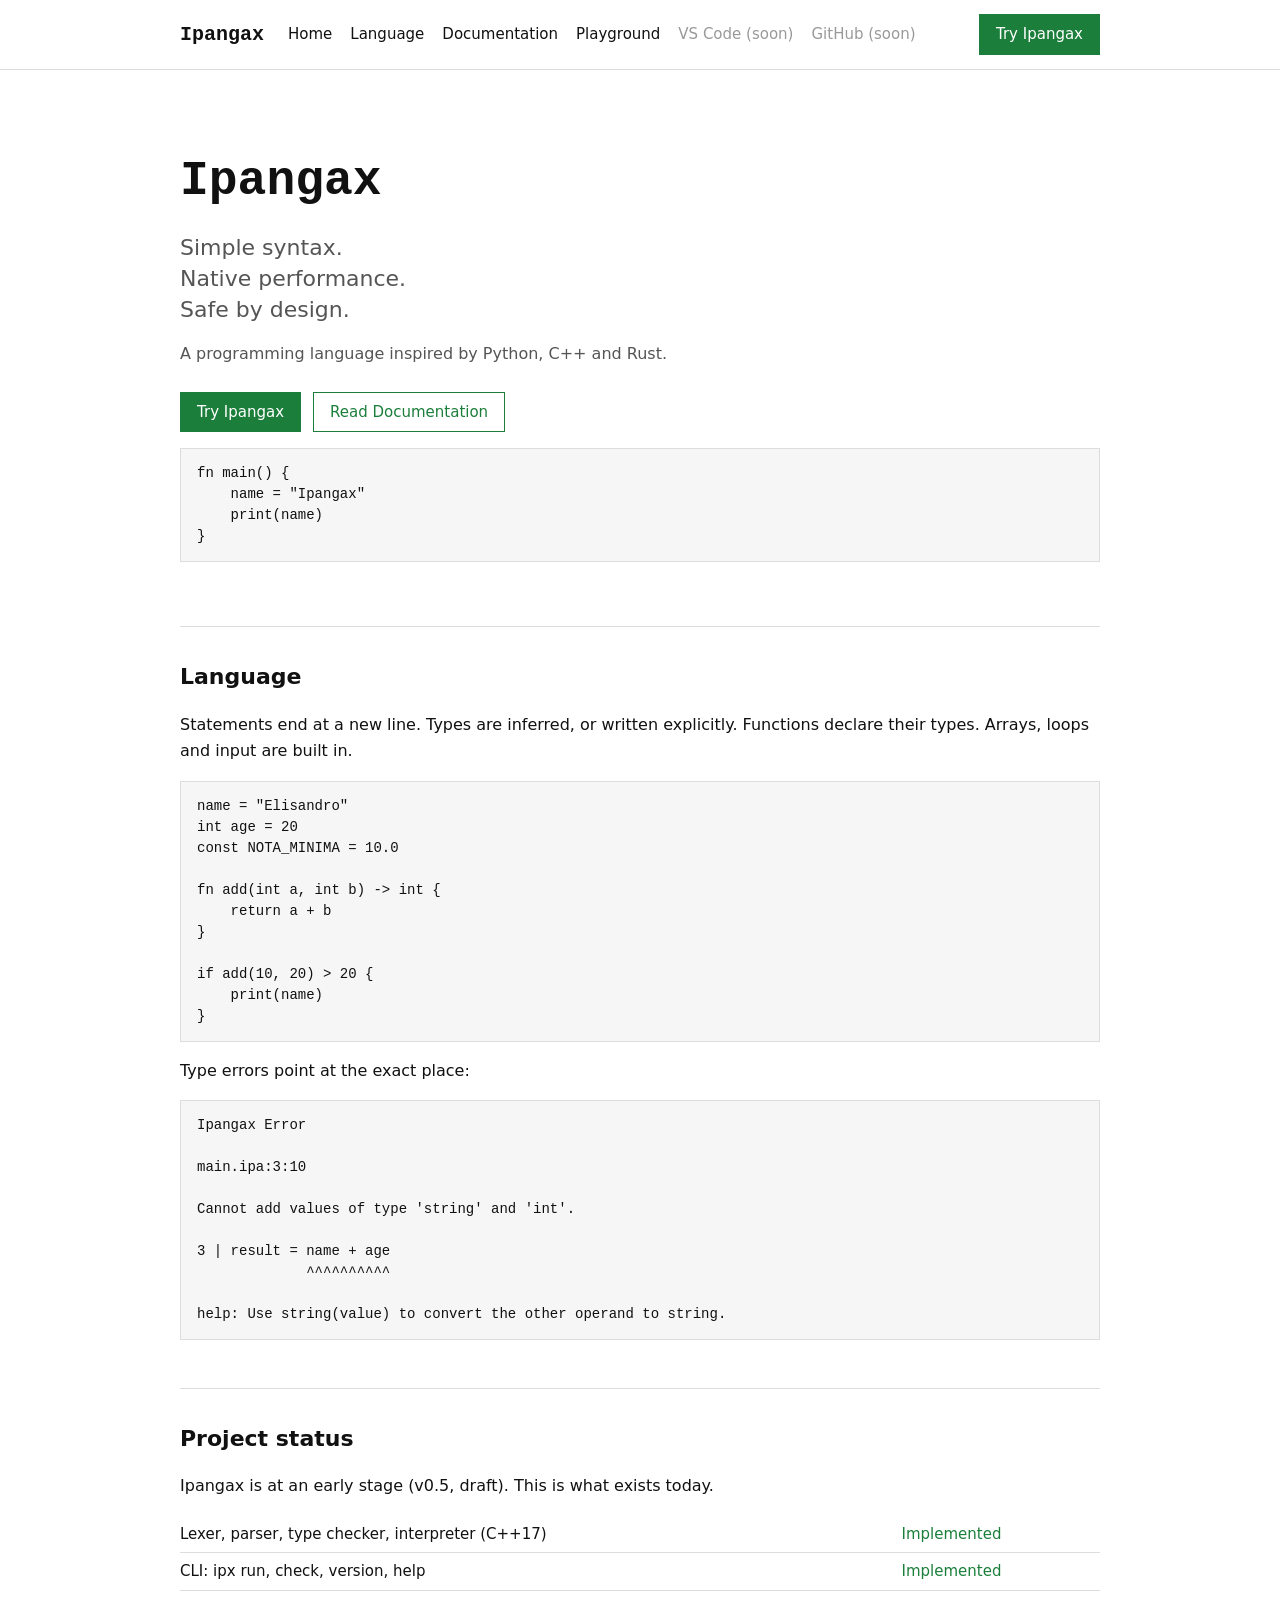
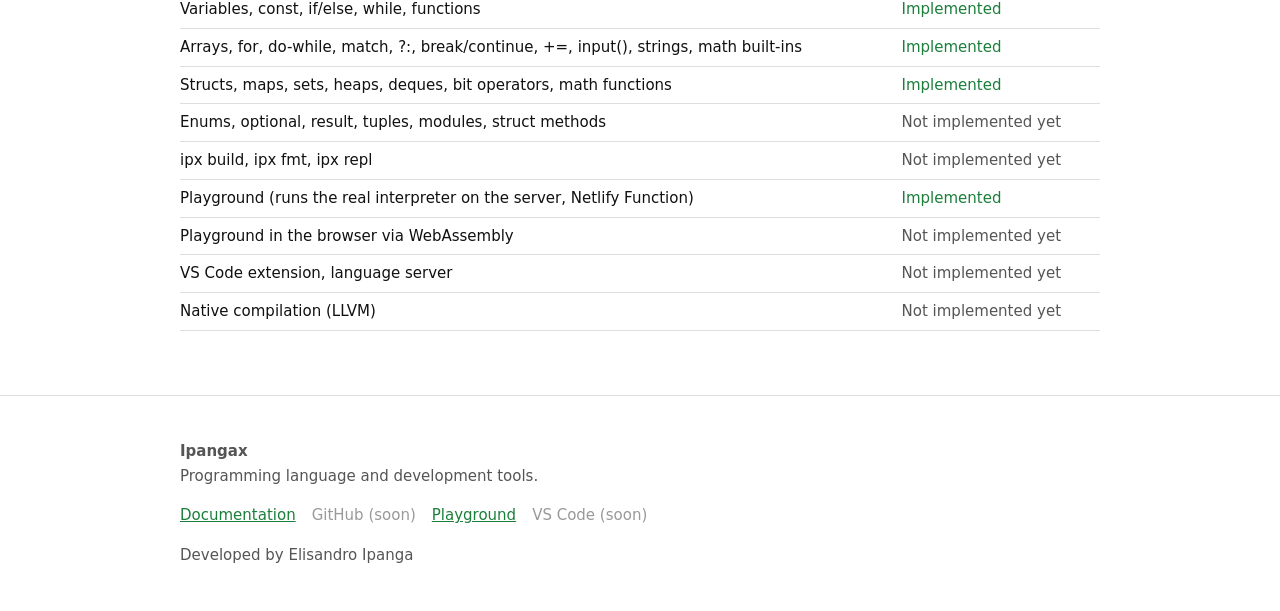
<file: website/index.html>
<!doctype html>
<html lang="en"><head><meta charset="utf-8"><meta name="viewport" content="width=device-width,initial-scale=1">
<title>Ipangax</title><meta name="description" content="Ipangax: a programming language inspired by Python, C++ and Rust."><link rel="stylesheet" href="style.css"></head><body>
<header><div class="wrap"><a class="logo" href="index.html">Ipangax</a><nav><a href="index.html">Home</a><a href="index.html#language">Language</a><a href="docs.html">Documentation</a><a href="playground.html">Playground</a><span class="off" title="Not implemented yet">VS Code (soon)</span><span class="off" title="Not published yet">GitHub (soon)</span></nav><a class="btn" href="playground.html">Try Ipangax</a></div></header>
<main class="wrap">
<div class="hero"><h1>Ipangax</h1>
<p class="tag">Simple syntax.<br>Native performance.<br>Safe by design.</p>
<p>A programming language inspired by Python, C++ and Rust.</p>
<div class="btns"><a class="btn" href="playground.html">Try Ipangax</a><a class="btn alt" href="docs.html">Read Documentation</a></div>
<pre>fn main() {
    name = "Ipangax"
    print(name)
}</pre></div>
<section id="language"><h2>Language</h2>
<p>Statements end at a new line. Types are inferred, or written explicitly. Functions declare their types. Arrays, loops and input are built in.</p>
<pre>name = "Elisandro"
int age = 20
const NOTA_MINIMA = 10.0

fn add(int a, int b) -&gt; int {
    return a + b
}

if add(10, 20) &gt; 20 {
    print(name)
}</pre>
<p>Type errors point at the exact place:</p>
<pre>Ipangax Error

main.ipa:3:10

Cannot add values of type 'string' and 'int'.

3 | result = name + age
             ^^^^^^^^^^

help: Use string(value) to convert the other operand to string.</pre></section>
<section id="status"><h2>Project status</h2>
<p>Ipangax is at an early stage (v0.5, draft). This is what exists today.</p>
<table class="status">
<tr><td>Lexer, parser, type checker, interpreter (C++17)</td><td class="ok">Implemented</td></tr>
<tr><td>CLI: ipx run, check, version, help</td><td class="ok">Implemented</td></tr>
<tr><td>Variables, const, if/else, while, functions</td><td class="ok">Implemented</td></tr>
<tr><td>Arrays, for, do-while, match, ?:, break/continue, +=, input(), strings, math built-ins</td><td class="ok">Implemented</td></tr>
<tr><td>Structs, maps, sets, heaps, deques, bit operators, math functions</td><td class="ok">Implemented</td></tr>
<tr><td>Enums, optional, result, tuples, modules, struct methods</td><td class="no">Not implemented yet</td></tr>
<tr><td>ipx build, ipx fmt, ipx repl</td><td class="no">Not implemented yet</td></tr>
<tr><td>Playground (runs the real interpreter on the server, Netlify Function)</td><td class="ok">Implemented</td></tr>
<tr><td>Playground in the browser via WebAssembly</td><td class="no">Not implemented yet</td></tr>
<tr><td>VS Code extension, language server</td><td class="no">Not implemented yet</td></tr>
<tr><td>Native compilation (LLVM)</td><td class="no">Not implemented yet</td></tr>
</table></section>
</main>
<footer><div class="wrap"><p><b>Ipangax</b><br>Programming language and development tools.</p><p><a href="docs.html">Documentation</a><span class="off">GitHub (soon)</span><a href="playground.html">Playground</a><span class="off">VS Code (soon)</span></p><p>Developed by Elisandro Ipanga</p></div></footer>
<script src="config.js"></script>
</body></html>
</file>
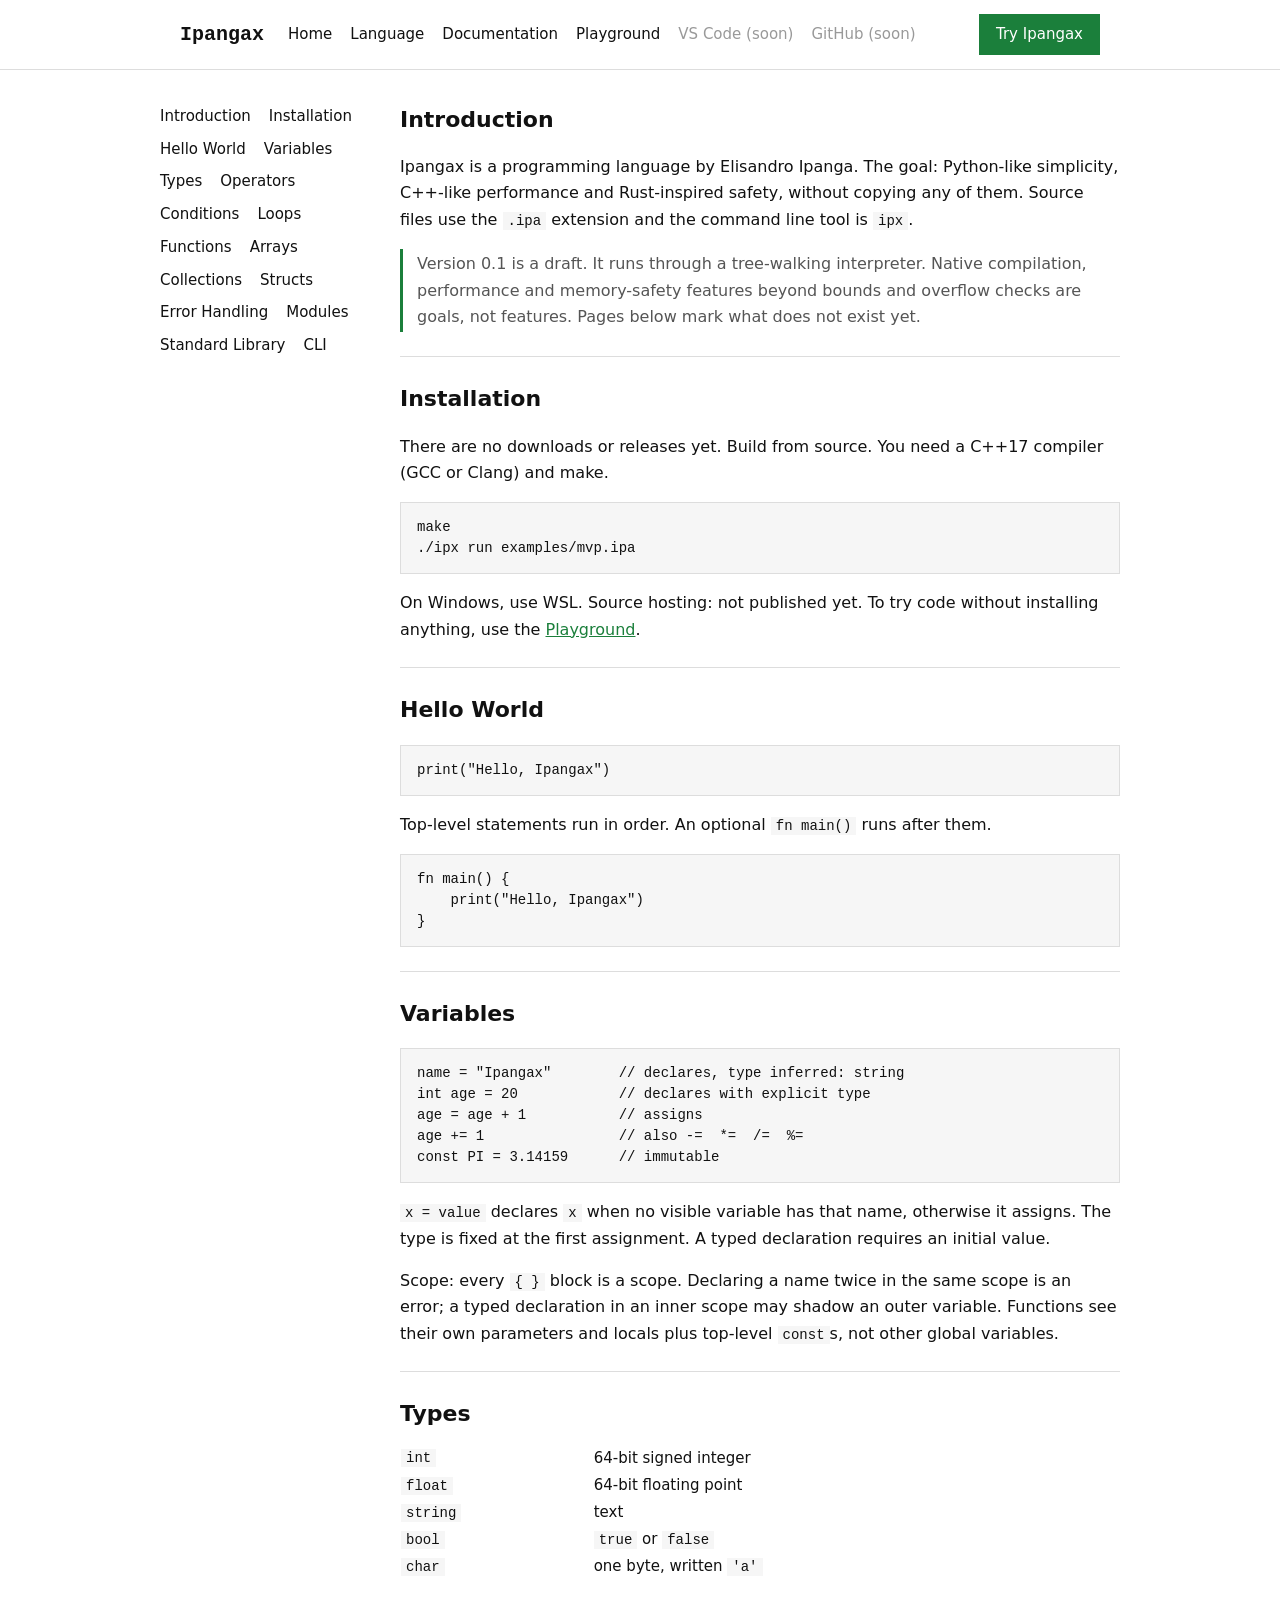
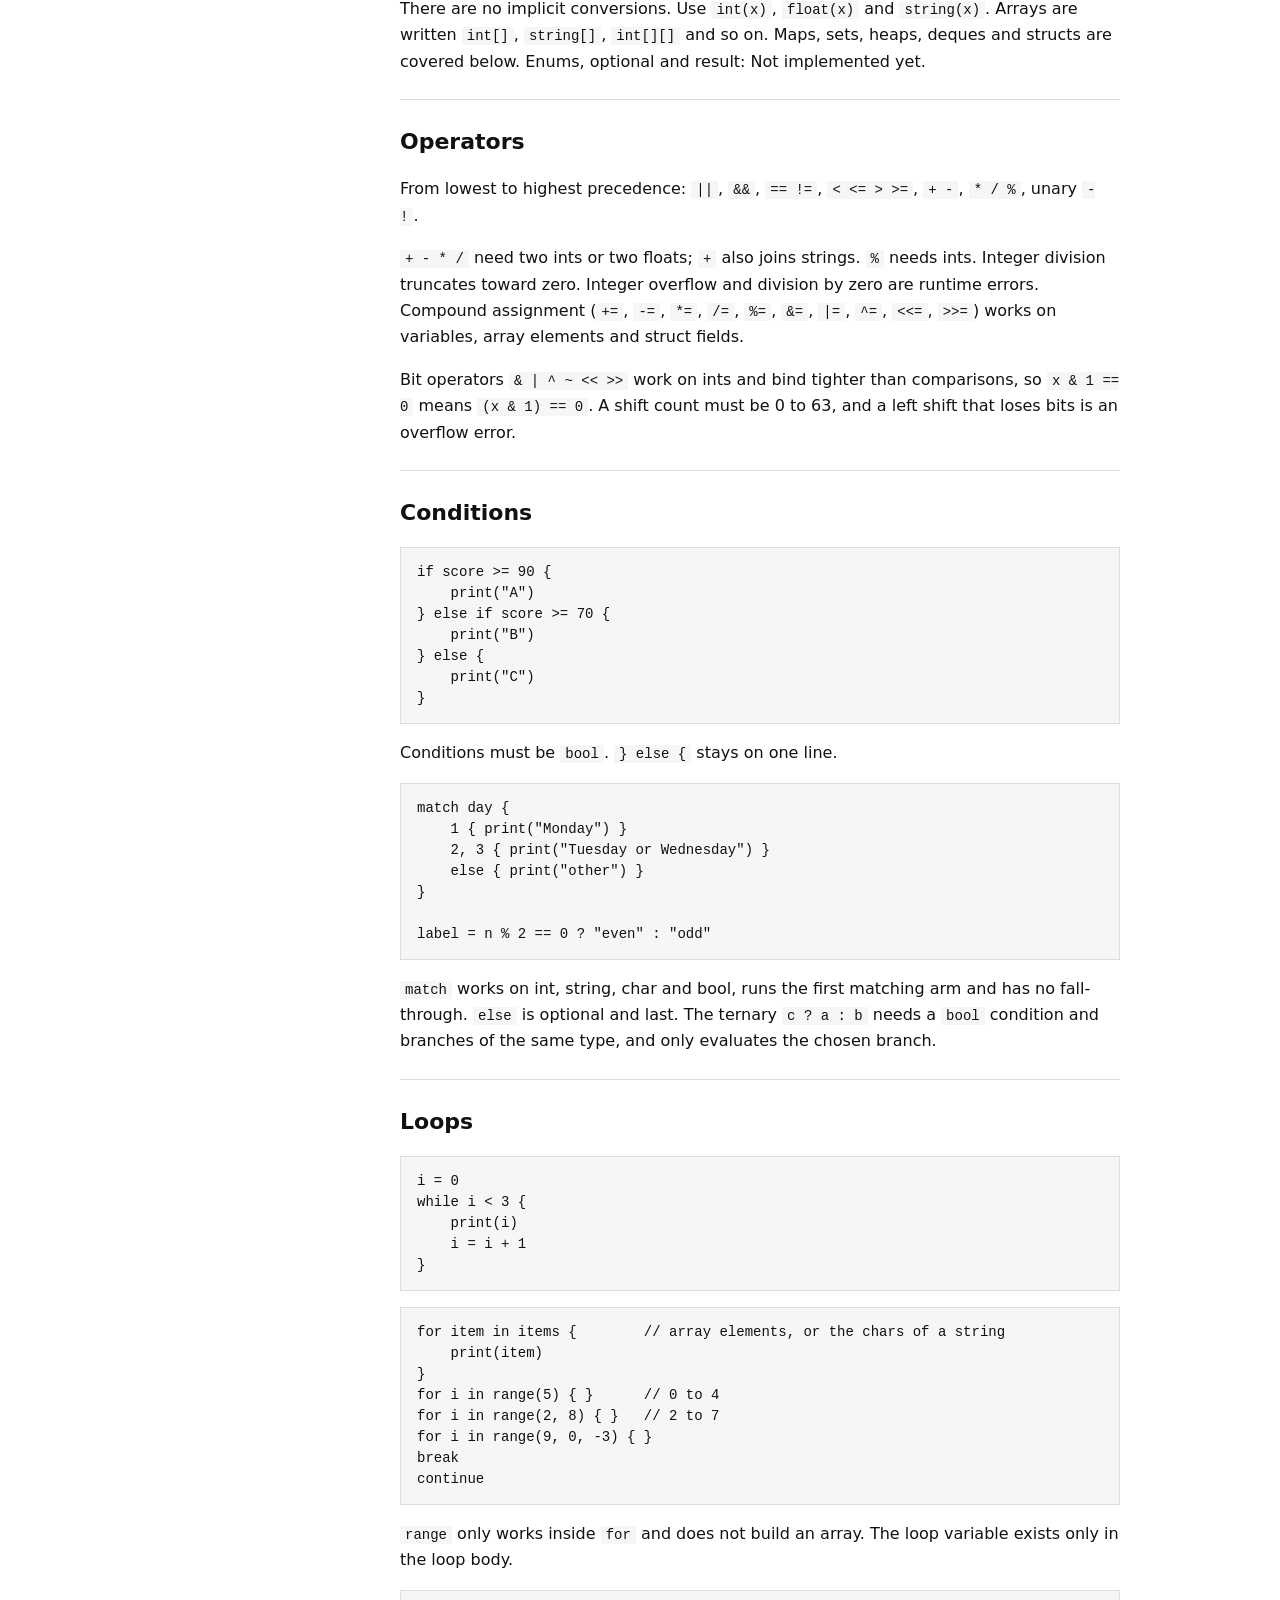
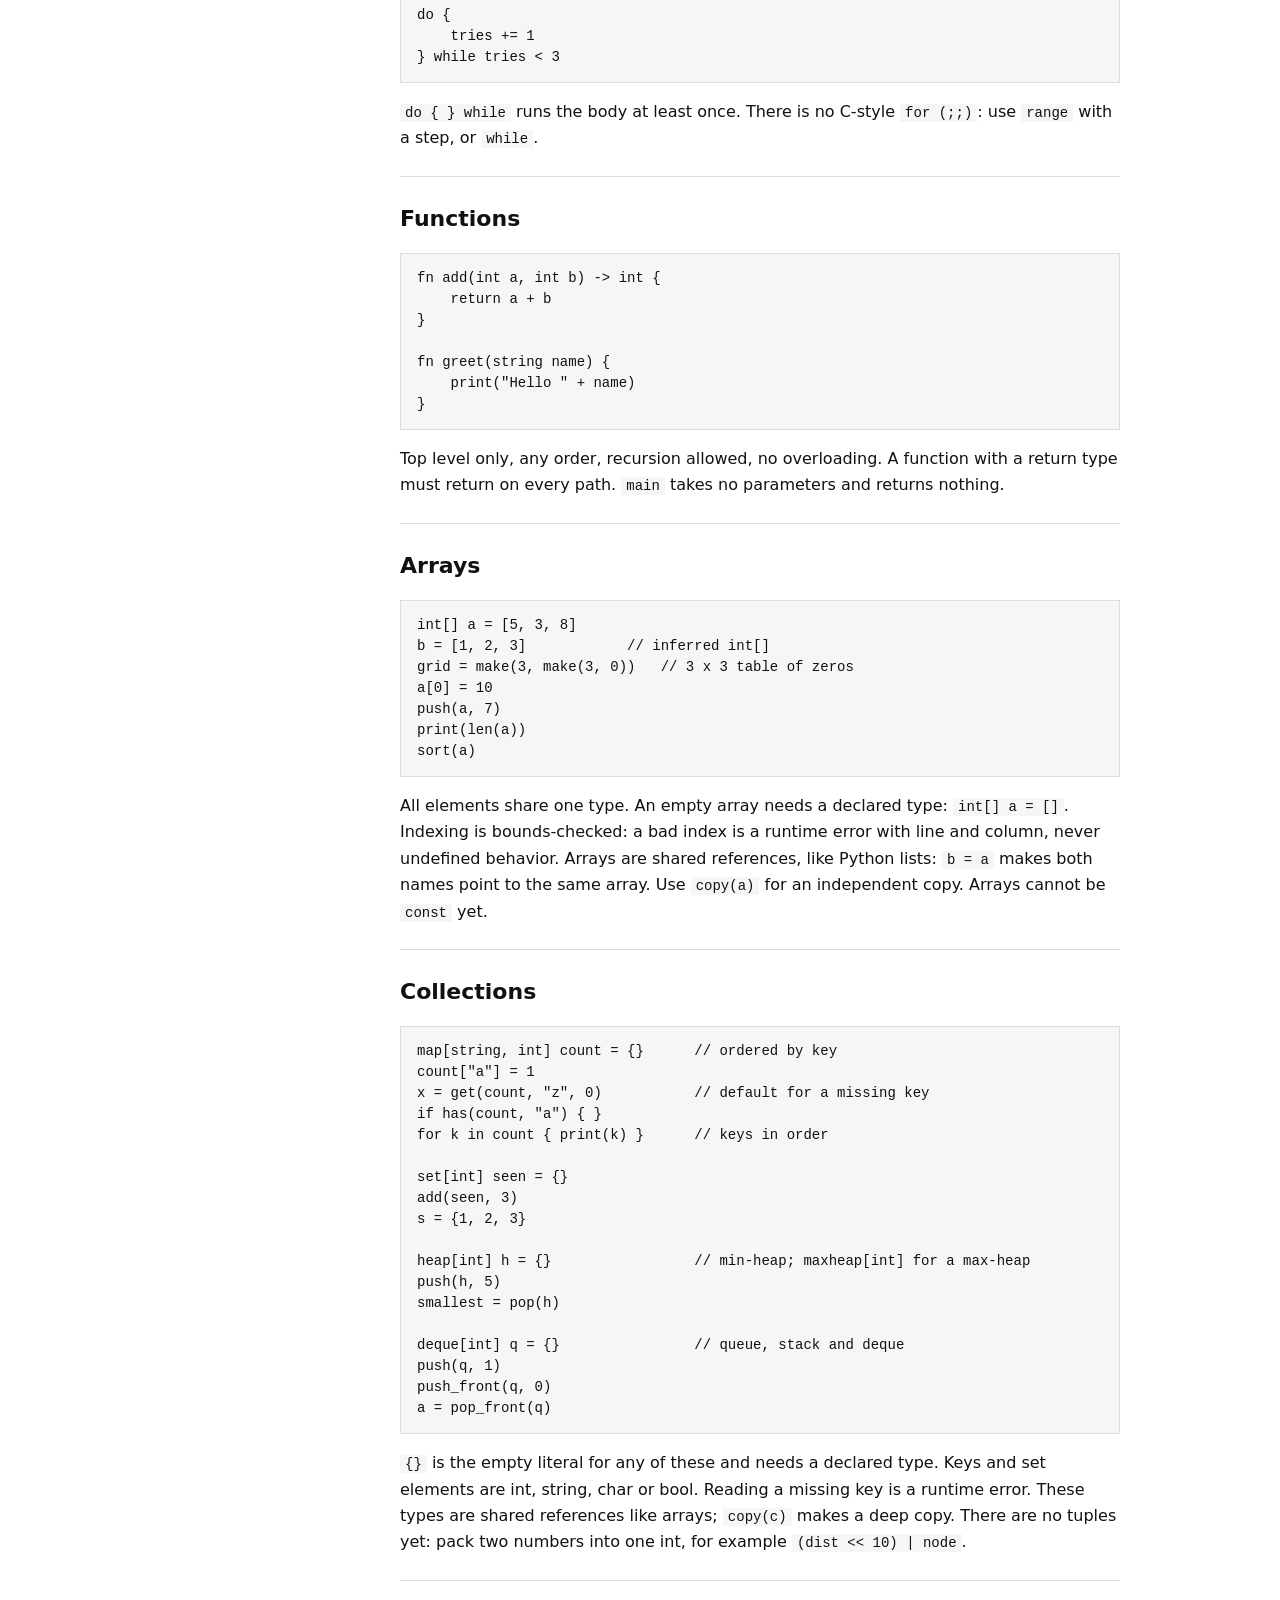
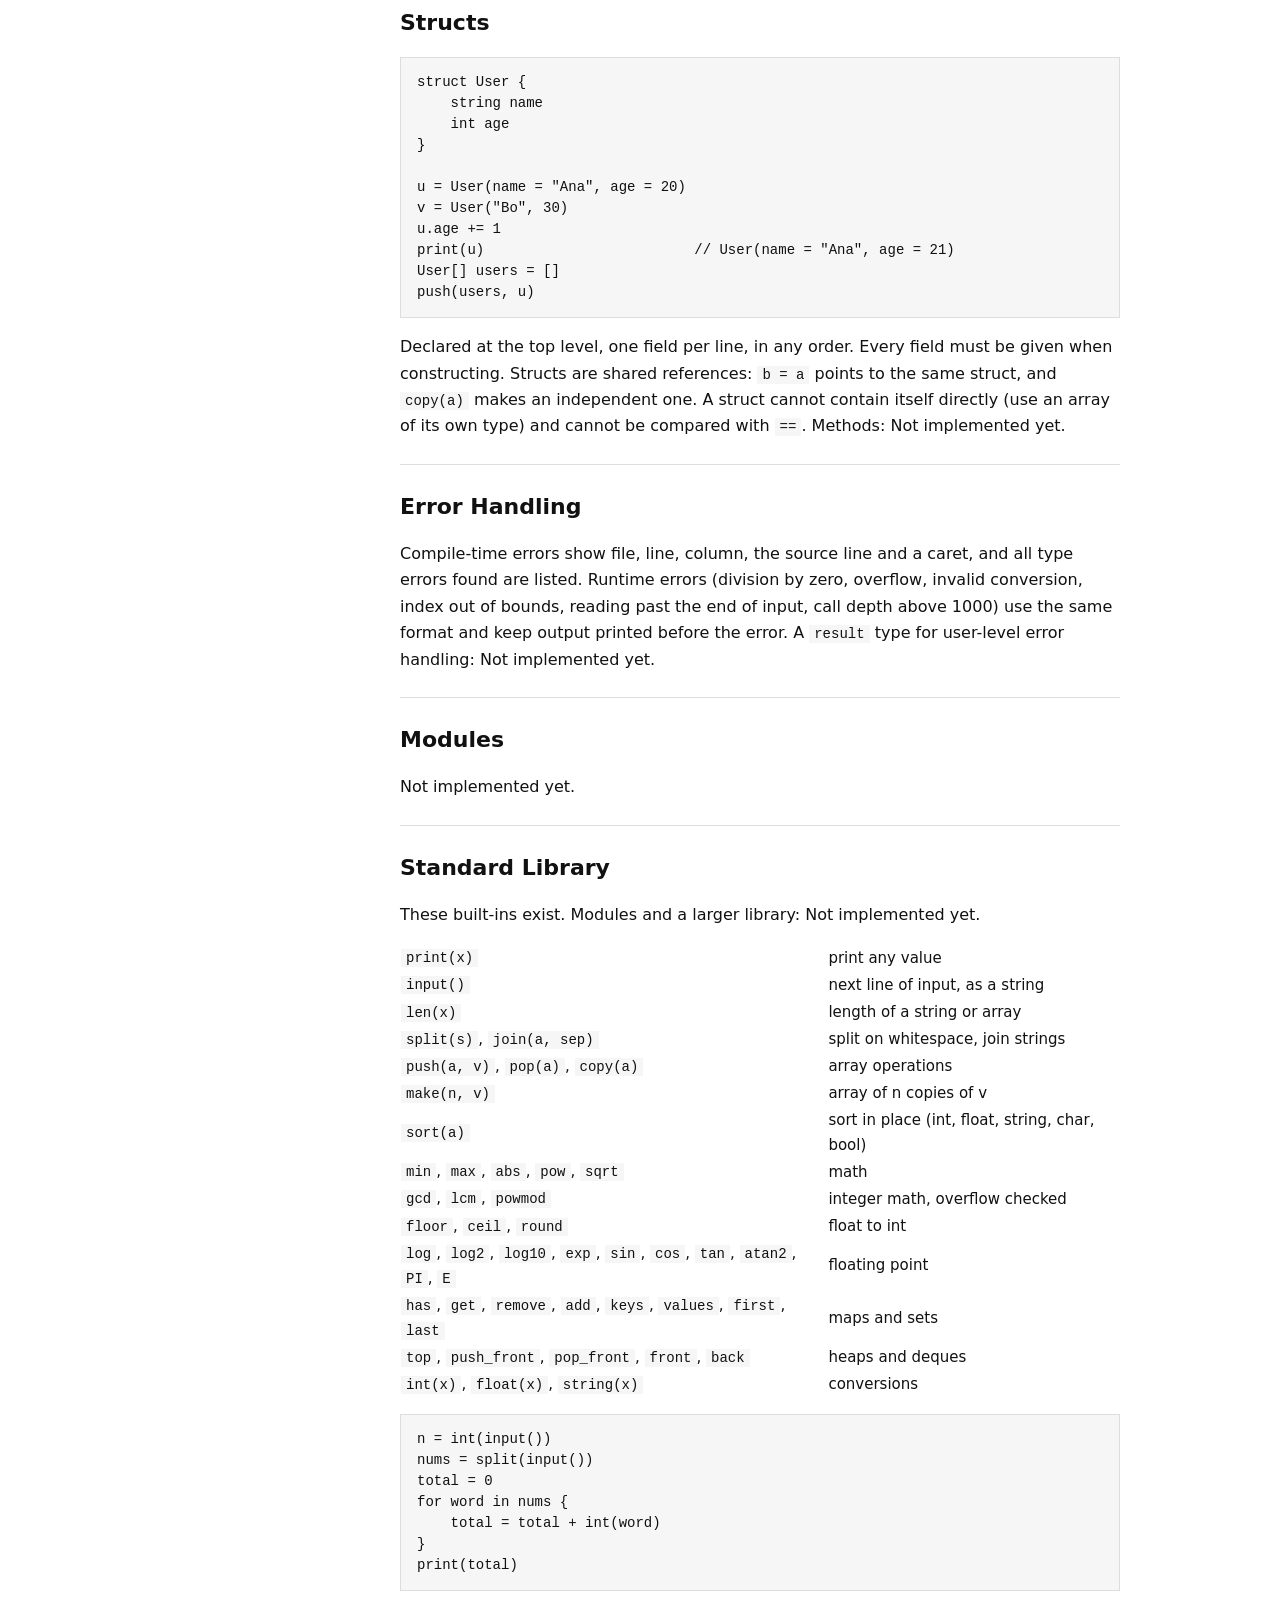
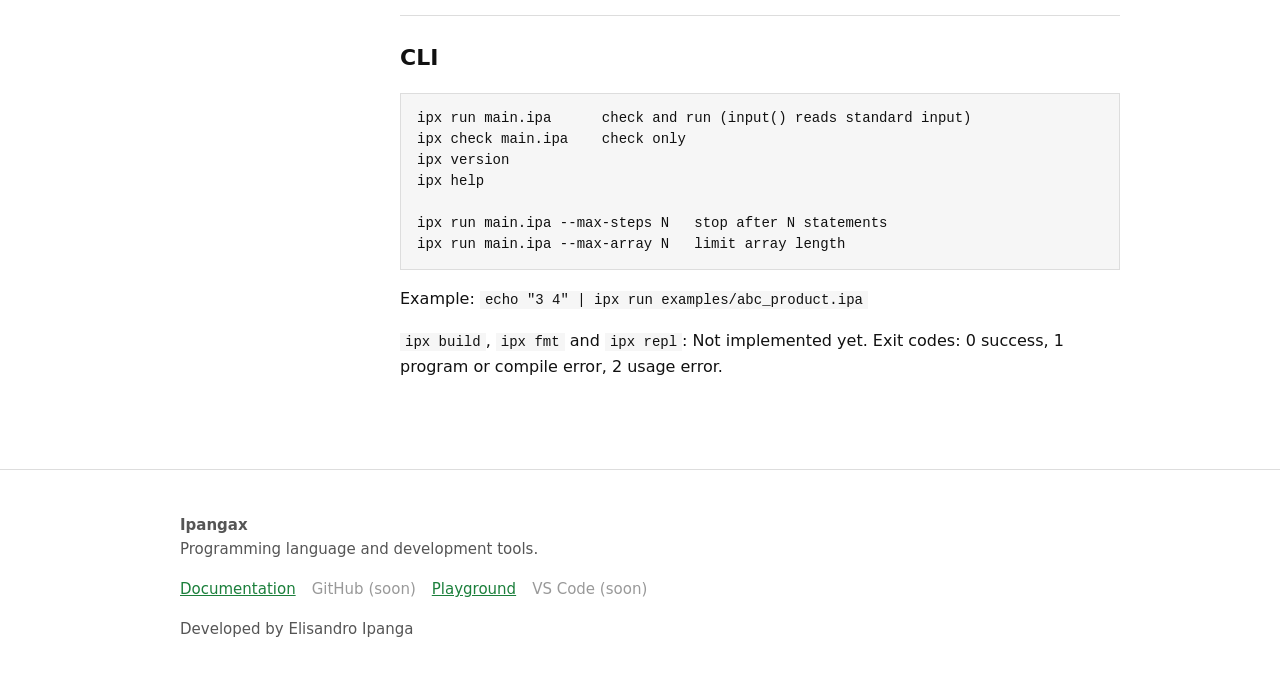
<file: website/docs.html>
<!doctype html>
<html lang="en"><head><meta charset="utf-8"><meta name="viewport" content="width=device-width,initial-scale=1">
<title>Documentation - Ipangax</title><link rel="stylesheet" href="style.css"></head><body>
<header><div class="wrap"><a class="logo" href="index.html">Ipangax</a><nav><a href="index.html">Home</a><a href="index.html#language">Language</a><a href="docs.html">Documentation</a><a href="playground.html">Playground</a><span class="off" title="Not implemented yet">VS Code (soon)</span><span class="off" title="Not published yet">GitHub (soon)</span></nav><a class="btn" href="playground.html">Try Ipangax</a></div></header>
<main class="wrap docs">
<nav class="side"><a href="#introduction">Introduction</a><a href="#installation">Installation</a><a href="#hello-world">Hello World</a><a href="#variables">Variables</a><a href="#types">Types</a><a href="#operators">Operators</a><a href="#conditions">Conditions</a><a href="#loops">Loops</a><a href="#functions">Functions</a><a href="#arrays">Arrays</a><a href="#collections">Collections</a><a href="#structs">Structs</a><a href="#errors">Error Handling</a><a href="#modules">Modules</a><a href="#stdlib">Standard Library</a><a href="#cli">CLI</a></nav>
<div class="doc">
<section id="introduction"><h2>Introduction</h2>
<p>Ipangax is a programming language by Elisandro Ipanga. The goal: Python-like simplicity, C++-like performance and Rust-inspired safety, without copying any of them. Source files use the <code>.ipa</code> extension and the command line tool is <code>ipx</code>.</p>
<p class="note">Version 0.1 is a draft. It runs through a tree-walking interpreter. Native compilation, performance and memory-safety features beyond bounds and overflow checks are goals, not features. Pages below mark what does not exist yet.</p></section>

<section id="installation"><h2>Installation</h2>
<p>There are no downloads or releases yet. Build from source. You need a C++17 compiler (GCC or Clang) and make.</p>
<pre>make
./ipx run examples/mvp.ipa</pre>
<p>On Windows, use WSL. Source hosting: not published yet. To try code without installing anything, use the <a href="playground.html">Playground</a>.</p></section>

<section id="hello-world"><h2>Hello World</h2>
<pre>print("Hello, Ipangax")</pre>
<p>Top-level statements run in order. An optional <code>fn main()</code> runs after them.</p>
<pre>fn main() {
    print("Hello, Ipangax")
}</pre></section>

<section id="variables"><h2>Variables</h2>
<pre>name = "Ipangax"        // declares, type inferred: string
int age = 20            // declares with explicit type
age = age + 1           // assigns
age += 1                // also -=  *=  /=  %=
const PI = 3.14159      // immutable</pre>
<p><code>x = value</code> declares <code>x</code> when no visible variable has that name, otherwise it assigns. The type is fixed at the first assignment. A typed declaration requires an initial value.</p>
<p>Scope: every <code>{ }</code> block is a scope. Declaring a name twice in the same scope is an error; a typed declaration in an inner scope may shadow an outer variable. Functions see their own parameters and locals plus top-level <code>const</code>s, not other global variables.</p></section>

<section id="types"><h2>Types</h2>
<table><tr><td><code>int</code></td><td>64-bit signed integer</td></tr><tr><td><code>float</code></td><td>64-bit floating point</td></tr><tr><td><code>string</code></td><td>text</td></tr><tr><td><code>bool</code></td><td><code>true</code> or <code>false</code></td></tr><tr><td><code>char</code></td><td>one byte, written <code>'a'</code></td></tr></table>
<p>There are no implicit conversions. Use <code>int(x)</code>, <code>float(x)</code> and <code>string(x)</code>. Arrays are written <code>int[]</code>, <code>string[]</code>, <code>int[][]</code> and so on. Maps, sets, heaps, deques and structs are covered below. Enums, optional and result: Not implemented yet.</p></section>

<section id="operators"><h2>Operators</h2>
<p>From lowest to highest precedence: <code>||</code>, <code>&amp;&amp;</code>, <code>== !=</code>, <code>&lt; &lt;= &gt; &gt;=</code>, <code>+ -</code>, <code>* / %</code>, unary <code>- !</code>.</p>
<p><code>+ - * /</code> need two ints or two floats; <code>+</code> also joins strings. <code>%</code> needs ints. Integer division truncates toward zero. Integer overflow and division by zero are runtime errors. Compound assignment (<code>+=</code>, <code>-=</code>, <code>*=</code>, <code>/=</code>, <code>%=</code>, <code>&amp;=</code>, <code>|=</code>, <code>^=</code>, <code>&lt;&lt;=</code>, <code>&gt;&gt;=</code>) works on variables, array elements and struct fields.</p>
<p>Bit operators <code>&amp; | ^ ~ &lt;&lt; &gt;&gt;</code> work on ints and bind tighter than comparisons, so <code>x &amp; 1 == 0</code> means <code>(x &amp; 1) == 0</code>. A shift count must be 0 to 63, and a left shift that loses bits is an overflow error.</p></section>

<section id="conditions"><h2>Conditions</h2>
<pre>if score &gt;= 90 {
    print("A")
} else if score &gt;= 70 {
    print("B")
} else {
    print("C")
}</pre>
<p>Conditions must be <code>bool</code>. <code>} else {</code> stays on one line.</p>
<pre>match day {
    1 { print("Monday") }
    2, 3 { print("Tuesday or Wednesday") }
    else { print("other") }
}

label = n % 2 == 0 ? "even" : "odd"</pre>
<p><code>match</code> works on int, string, char and bool, runs the first matching arm and has no fall-through. <code>else</code> is optional and last. The ternary <code>c ? a : b</code> needs a <code>bool</code> condition and branches of the same type, and only evaluates the chosen branch.</p></section>

<section id="loops"><h2>Loops</h2>
<pre>i = 0
while i &lt; 3 {
    print(i)
    i = i + 1
}</pre>
<pre>for item in items {        // array elements, or the chars of a string
    print(item)
}
for i in range(5) { }      // 0 to 4
for i in range(2, 8) { }   // 2 to 7
for i in range(9, 0, -3) { }
break
continue</pre>
<p><code>range</code> only works inside <code>for</code> and does not build an array. The loop variable exists only in the loop body.</p>
<pre>do {
    tries += 1
} while tries &lt; 3</pre>
<p><code>do { } while</code> runs the body at least once. There is no C-style <code>for (;;)</code>: use <code>range</code> with a step, or <code>while</code>.</p></section>

<section id="functions"><h2>Functions</h2>
<pre>fn add(int a, int b) -&gt; int {
    return a + b
}

fn greet(string name) {
    print("Hello " + name)
}</pre>
<p>Top level only, any order, recursion allowed, no overloading. A function with a return type must return on every path. <code>main</code> takes no parameters and returns nothing.</p></section>

<section id="arrays"><h2>Arrays</h2>
<pre>int[] a = [5, 3, 8]
b = [1, 2, 3]            // inferred int[]
grid = make(3, make(3, 0))   // 3 x 3 table of zeros
a[0] = 10
push(a, 7)
print(len(a))
sort(a)</pre>
<p>All elements share one type. An empty array needs a declared type: <code>int[] a = []</code>. Indexing is bounds-checked: a bad index is a runtime error with line and column, never undefined behavior. Arrays are shared references, like Python lists: <code>b = a</code> makes both names point to the same array. Use <code>copy(a)</code> for an independent copy. Arrays cannot be <code>const</code> yet.</p></section>
<section id="collections"><h2>Collections</h2>
<pre>map[string, int] count = {}      // ordered by key
count["a"] = 1
x = get(count, "z", 0)           // default for a missing key
if has(count, "a") { }
for k in count { print(k) }      // keys in order

set[int] seen = {}
add(seen, 3)
s = {1, 2, 3}

heap[int] h = {}                 // min-heap; maxheap[int] for a max-heap
push(h, 5)
smallest = pop(h)

deque[int] q = {}                // queue, stack and deque
push(q, 1)
push_front(q, 0)
a = pop_front(q)</pre>
<p><code>{}</code> is the empty literal for any of these and needs a declared type. Keys and set elements are int, string, char or bool. Reading a missing key is a runtime error. These types are shared references like arrays; <code>copy(c)</code> makes a deep copy. There are no tuples yet: pack two numbers into one int, for example <code>(dist &lt;&lt; 10) | node</code>.</p></section>

<section id="structs"><h2>Structs</h2>
<pre>struct User {
    string name
    int age
}

u = User(name = "Ana", age = 20)
v = User("Bo", 30)
u.age += 1
print(u)                         // User(name = "Ana", age = 21)
User[] users = []
push(users, u)</pre>
<p>Declared at the top level, one field per line, in any order. Every field must be given when constructing. Structs are shared references: <code>b = a</code> points to the same struct, and <code>copy(a)</code> makes an independent one. A struct cannot contain itself directly (use an array of its own type) and cannot be compared with <code>==</code>. Methods: Not implemented yet.</p></section>

<section id="errors"><h2>Error Handling</h2>
<p>Compile-time errors show file, line, column, the source line and a caret, and all type errors found are listed. Runtime errors (division by zero, overflow, invalid conversion, index out of bounds, reading past the end of input, call depth above 1000) use the same format and keep output printed before the error. A <code>result</code> type for user-level error handling: Not implemented yet.</p></section>

<section id="modules"><h2>Modules</h2><p>Not implemented yet.</p></section>
<section id="stdlib"><h2>Standard Library</h2>
<p>These built-ins exist. Modules and a larger library: Not implemented yet.</p>
<table><tr><td><code>print(x)</code></td><td>print any value</td></tr>
<tr><td><code>input()</code></td><td>next line of input, as a string</td></tr>
<tr><td><code>len(x)</code></td><td>length of a string or array</td></tr>
<tr><td><code>split(s)</code>, <code>join(a, sep)</code></td><td>split on whitespace, join strings</td></tr>
<tr><td><code>push(a, v)</code>, <code>pop(a)</code>, <code>copy(a)</code></td><td>array operations</td></tr>
<tr><td><code>make(n, v)</code></td><td>array of n copies of v</td></tr>
<tr><td><code>sort(a)</code></td><td>sort in place (int, float, string, char, bool)</td></tr>
<tr><td><code>min</code>, <code>max</code>, <code>abs</code>, <code>pow</code>, <code>sqrt</code></td><td>math</td></tr>
<tr><td><code>gcd</code>, <code>lcm</code>, <code>powmod</code></td><td>integer math, overflow checked</td></tr>
<tr><td><code>floor</code>, <code>ceil</code>, <code>round</code></td><td>float to int</td></tr>
<tr><td><code>log</code>, <code>log2</code>, <code>log10</code>, <code>exp</code>, <code>sin</code>, <code>cos</code>, <code>tan</code>, <code>atan2</code>, <code>PI</code>, <code>E</code></td><td>floating point</td></tr>
<tr><td><code>has</code>, <code>get</code>, <code>remove</code>, <code>add</code>, <code>keys</code>, <code>values</code>, <code>first</code>, <code>last</code></td><td>maps and sets</td></tr>
<tr><td><code>top</code>, <code>push_front</code>, <code>pop_front</code>, <code>front</code>, <code>back</code></td><td>heaps and deques</td></tr>
<tr><td><code>int(x)</code>, <code>float(x)</code>, <code>string(x)</code></td><td>conversions</td></tr></table>
<pre>n = int(input())
nums = split(input())
total = 0
for word in nums {
    total = total + int(word)
}
print(total)</pre></section>

<section id="cli"><h2>CLI</h2>
<pre>ipx run main.ipa      check and run (input() reads standard input)
ipx check main.ipa    check only
ipx version
ipx help

ipx run main.ipa --max-steps N   stop after N statements
ipx run main.ipa --max-array N   limit array length</pre>
<p>Example: <code>echo "3 4" | ipx run examples/abc_product.ipa</code></p>
<p><code>ipx build</code>, <code>ipx fmt</code> and <code>ipx repl</code>: Not implemented yet. Exit codes: 0 success, 1 program or compile error, 2 usage error.</p></section>
</div></main>
<footer><div class="wrap"><p><b>Ipangax</b><br>Programming language and development tools.</p><p><a href="docs.html">Documentation</a><span class="off">GitHub (soon)</span><a href="playground.html">Playground</a><span class="off">VS Code (soon)</span></p><p>Developed by Elisandro Ipanga</p></div></footer>
<script src="config.js"></script>
</body></html>
</file>
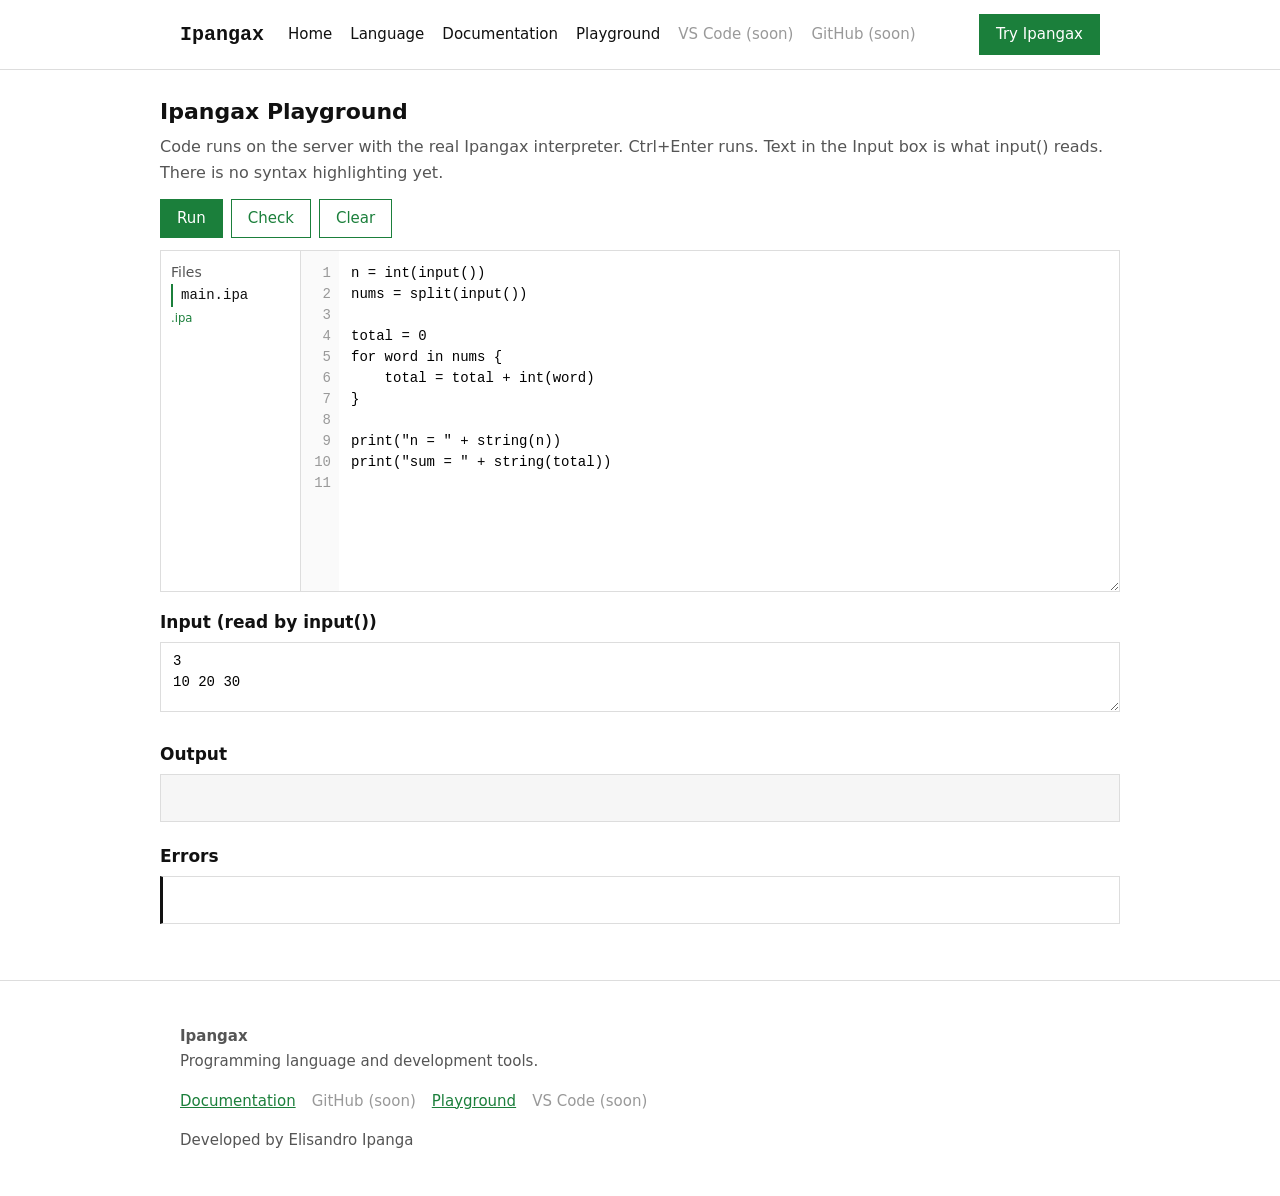
<file: website/playground.html>
<!doctype html>
<html lang="en"><head><meta charset="utf-8"><meta name="viewport" content="width=device-width,initial-scale=1">
<title>Playground - Ipangax</title><link rel="stylesheet" href="style.css"></head><body>
<header><div class="wrap"><a class="logo" href="index.html">Ipangax</a><nav><a href="index.html">Home</a><a href="index.html#language">Language</a><a href="docs.html">Documentation</a><a href="playground.html">Playground</a><span class="off" title="Not implemented yet">VS Code (soon)</span><span class="off" title="Not published yet">GitHub (soon)</span></nav><a class="btn" href="playground.html">Try Ipangax</a></div></header>
<main class="wrap pg"><h2>Ipangax Playground</h2>
<p style="color:var(--mut);margin:0">Code runs on the server with the real Ipangax interpreter. Ctrl+Enter runs. Text in the Input box is what input() reads. There is no syntax highlighting yet.</p>
<div class="bar"><button id="run">Run</button><button id="check" class="alt">Check</button><button id="clear" class="alt">Clear</button><span id="st"></span></div>
<div class="ide"><div class="files">Files<b>main.ipa</b><small>.ipa</small></div>
<div class="ed"><pre id="gutter">1</pre><textarea id="code" spellcheck="false" autocapitalize="off" autocomplete="off" aria-label="Ipangax source code"></textarea></div></div>
<h3 style="margin:16px 0 6px">Input (read by input())</h3>
<textarea id="stdin" class="stdin" spellcheck="false" aria-label="Program input"></textarea>
<div class="out"><h3>Output</h3><pre id="out"></pre><h3>Errors</h3><pre id="err"></pre></div>
</main>
<footer><div class="wrap"><p><b>Ipangax</b><br>Programming language and development tools.</p><p><a href="docs.html">Documentation</a><span class="off">GitHub (soon)</span><a href="playground.html">Playground</a><span class="off">VS Code (soon)</span></p><p>Developed by Elisandro Ipanga</p></div></footer>
<script src="playground.js"></script>
<script src="config.js"></script>
</body></html>
</file>
<file: website/style.css>
:root{--g:#1b7f3b;--ink:#111;--mut:#555;--line:#ddd;--code:#f6f6f6}
*{box-sizing:border-box}
body{margin:0;background:#fff;color:var(--ink);font:16px/1.65 system-ui,-apple-system,"Segoe UI",Arial,sans-serif}
a{color:var(--g)}
code,pre{font-family:ui-monospace,Menlo,Consolas,"Courier New",monospace;font-size:14px}
pre{background:var(--code);border:1px solid var(--line);padding:14px 16px;overflow-x:auto;margin:16px 0;line-height:1.5}
:not(pre)>code{background:var(--code);padding:1px 5px}
.wrap{max-width:960px;margin:0 auto;padding:0 20px}
header{border-bottom:1px solid var(--line)}
header .wrap{display:flex;flex-wrap:wrap;align-items:center;gap:8px 24px;padding-top:14px;padding-bottom:14px}
.logo{font-family:ui-monospace,Menlo,Consolas,monospace;font-weight:700;font-size:20px;color:var(--ink);text-decoration:none}
nav{display:flex;flex-wrap:wrap;gap:4px 18px;flex:1}
nav a{color:var(--ink);text-decoration:none;font-size:15px}
nav a:hover{color:var(--g)}
nav .off{color:#999;font-size:15px}
.btn{display:inline-block;border:1px solid var(--g);background:var(--g);color:#fff;padding:7px 16px;text-decoration:none;font-size:15px}
.btn.alt{background:#fff;color:var(--g)}
.hero{padding:72px 0 48px}
.hero h1{font-family:ui-monospace,Menlo,Consolas,monospace;font-size:48px;margin:0 0 12px}
.hero .tag{font-size:22px;line-height:1.4;margin:0 0 16px}
.hero .tag b{color:var(--g);font-weight:600}
.hero p{color:var(--mut);margin:0 0 24px;max-width:560px}
.hero .btns{display:flex;gap:12px;flex-wrap:wrap}
section{padding:32px 0;border-top:1px solid var(--line)}
h2{font-size:22px;margin:0 0 12px}
h3{font-size:17px;margin:28px 0 8px}
.status td,.status th{border-bottom:1px solid var(--line);padding:6px 16px 6px 0;text-align:left;vertical-align:top}
table{border-collapse:collapse;width:100%;font-size:15px}
.ok{color:var(--g)}.no{color:var(--mut)}
.docs{display:flex;gap:40px;padding:32px 0}
.side{width:200px;flex:none;position:sticky;top:16px;align-self:flex-start;font-size:15px}
.side a{display:block;color:var(--ink);text-decoration:none;padding:2px 0}
.side a:hover{color:var(--g)}
.doc{min-width:0;flex:1}
.doc section{padding:24px 0 8px}
.doc section:first-child{border-top:0;padding-top:0}
.note{border-left:3px solid var(--g);padding:2px 14px;color:var(--mut);margin:16px 0}
footer{border-top:1px solid var(--line);padding:28px 0;color:var(--mut);font-size:15px;margin-top:32px}
footer a,footer .off{margin-right:16px}
footer .off{color:#999}
@media(max-width:700px){.docs{flex-direction:column;gap:8px}.side{position:static;width:auto;display:flex;flex-wrap:wrap;gap:4px 14px}.hero{padding:40px 0 28px}.hero h1{font-size:36px}}
.pg{padding:24px 0}
.pg h2{margin:0 0 4px}
.bar{display:flex;flex-wrap:wrap;gap:8px;align-items:center;margin:12px 0}
.bar button{font:inherit;font-size:15px;border:1px solid var(--g);background:var(--g);color:#fff;padding:6px 16px;cursor:pointer}
.bar button.alt{background:#fff;color:var(--g)}
.bar button:disabled{opacity:.5;cursor:default}
#st{color:var(--mut);font-size:14px;margin-left:8px}
.ide{display:flex;border:1px solid var(--line)}
.files{width:140px;flex:none;border-right:1px solid var(--line);padding:10px;font-size:14px;color:var(--mut)}
.files b{display:block;color:var(--ink);font-family:ui-monospace,Menlo,Consolas,monospace;font-weight:400;border-left:2px solid var(--g);padding-left:8px}
.files small{display:block;margin-top:2px;color:var(--g)}
.ed{display:flex;flex:1;min-width:0}
#gutter{margin:0;border:0;background:#fafafa;color:#999;text-align:right;padding:12px 8px;overflow:hidden;line-height:1.5;font-size:14px;min-width:38px}
#code{flex:1;min-width:0;height:340px;border:0;outline:0;resize:vertical;padding:12px;font:14px/1.5 ui-monospace,Menlo,Consolas,"Courier New",monospace;tab-size:4;white-space:pre;overflow:auto}
.stdin{width:100%;height:70px;border:1px solid var(--line);padding:8px 12px;font:14px/1.5 ui-monospace,Menlo,Consolas,"Courier New",monospace;resize:vertical}
.out h3{margin:20px 0 6px}
.out pre{margin:0;min-height:48px;white-space:pre-wrap}
#err{border-left:3px solid var(--ink);background:#fff}
@media(max-width:700px){.files{display:none}#code{height:260px}}
</file>
